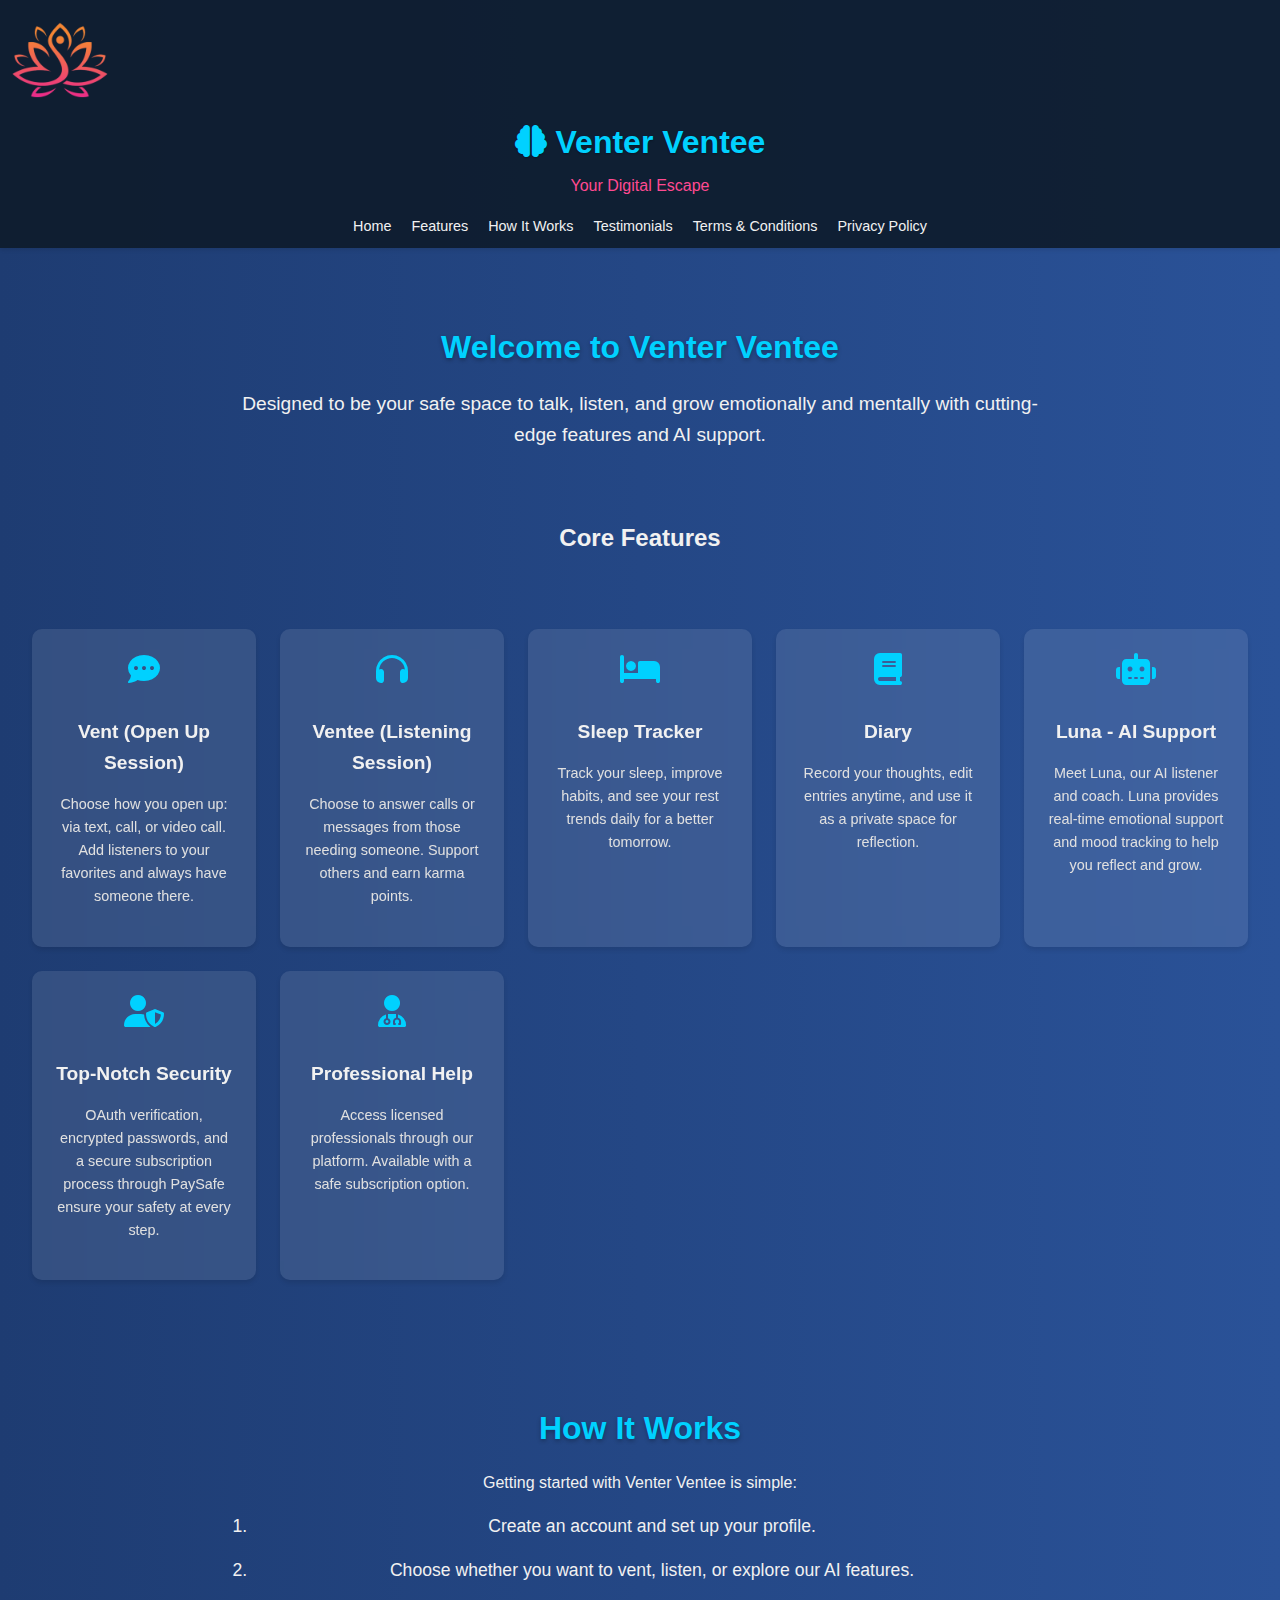
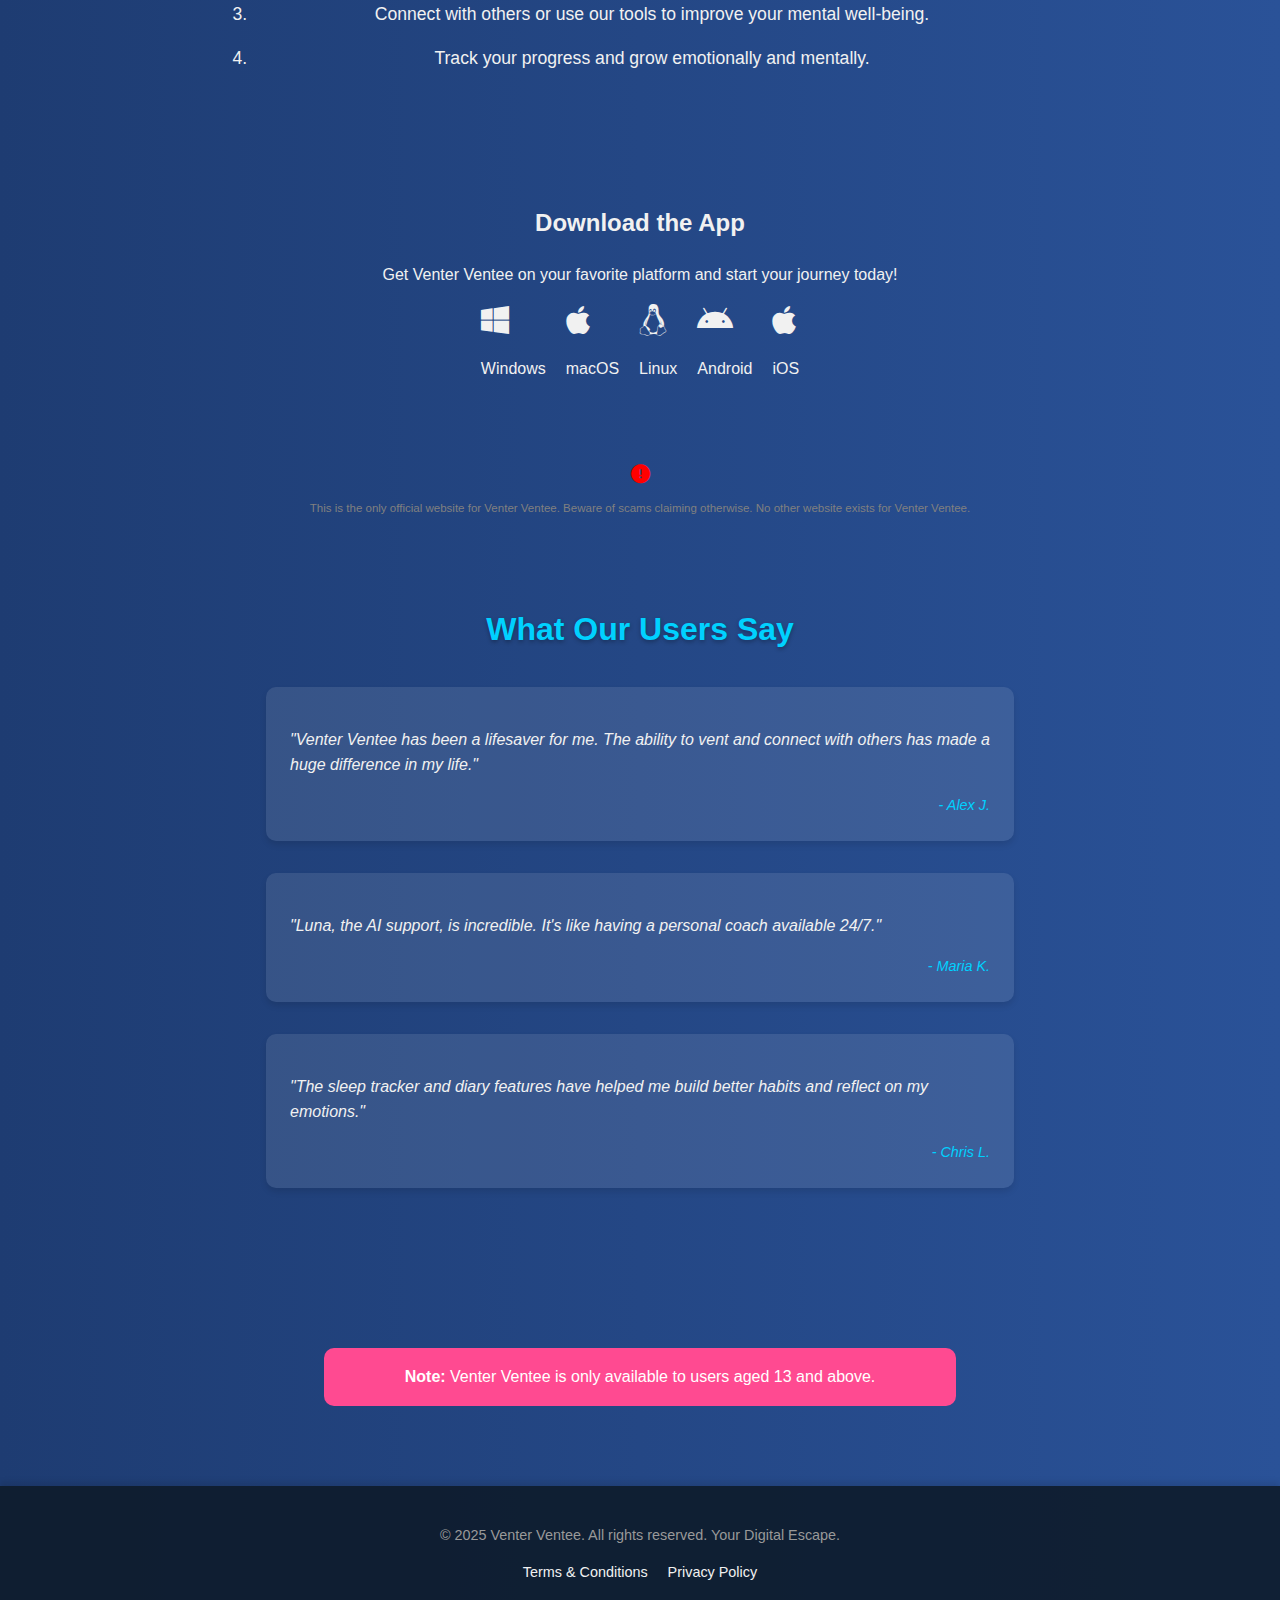
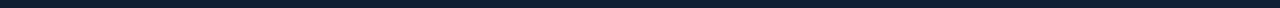
<file: index.html>
<!DOCTYPE html>
<html lang="en">
<head>
    <meta charset="UTF-8">
    <meta name="viewport" content="width=device-width, initial-scale=1.0">
    <title>Venter Ventee | Digital Escape</title>
    <link rel="stylesheet" href="styles.css">
    <link rel="stylesheet" href="https://cdnjs.cloudflare.com/ajax/libs/font-awesome/6.4.0/css/all.min.css">
    <link rel="icon" type="image/png" href="assets/2.png">
</head>
<body>
    <header style="padding: 10px; font-size: 0.9em;">
        <div class="logo" style="max-width: 100px;">
            <img src="assets/2.png" alt="Venter Ventee Logo" style="width: 100%; height: auto;">
        </div>
        <h1><i class="fas fa-brain"></i> Venter Ventee</h1>
        <p class="slogan">Your Digital Escape</p>
        <nav>
            <a href="#intro">Home</a>
            <a href="#features">Features</a>
            <a href="#how-it-works">How It Works</a>
            <a href="#testimonials">Testimonials</a>
            <a href="terms.html">Terms & Conditions</a>
            <a href="privacy.html">Privacy Policy</a>
        </nav>
    </header>

    <section id="intro" class="intro">
        <h2>Welcome to Venter Ventee</h2>
        <p>Designed to be your safe space to talk, listen, and grow emotionally and mentally with cutting-edge features and AI support.</p>
    </section>

    <h2 style="text-align: center; animation: fadeIn 2s ease-in-out;">Core Features</h2>
    <style>
        @keyframes fadeIn {
        from {
            opacity: 0;
        }
        to {
            opacity: 1;
        }
        }
    </style>

<center>  <section id="features" class="features">
       
        <div class="feature-card">
            <i class="fas fa-comment-dots"></i>
            <h3>Vent (Open Up Session)</h3>
            <p>Choose how you open up: via text, call, or video call. Add listeners to your favorites and always have someone there.</p>
        </div>
        <div class="feature-card">
            <i class="fas fa-headphones"></i>
            <h3>Ventee (Listening Session)</h3>
            <p>Choose to answer calls or messages from those needing someone. Support others and earn karma points.</p>
        </div>
        
        <div class="feature-card">
            <i class="fas fa-bed"></i>
            <h3>Sleep Tracker</h3>
            <p>Track your sleep, improve habits, and see your rest trends daily for a better tomorrow.</p>
        </div>
        <div class="feature-card">
            <i class="fas fa-book"></i>
            <h3>Diary</h3>
            <p>Record your thoughts, edit entries anytime, and use it as a private space for reflection.</p>
        </div>
        <div class="feature-card">
            <i class="fas fa-robot"></i>
            <h3>Luna - AI Support</h3>
            <p>Meet Luna, our AI listener and coach. Luna provides real-time emotional support and mood tracking to help you reflect and grow.</p>
        </div>
        <div class="feature-card">
            <i class="fas fa-user-shield"></i>
            <h3>Top-Notch Security</h3>
            <p>OAuth verification, encrypted passwords, and a secure subscription process through PaySafe ensure your safety at every step.</p>
        </div>
        <div class="feature-card">
            <i class="fas fa-user-md"></i>
            <h3>Professional Help</h3>
            <p>Access licensed professionals through our platform. Available with a safe subscription option.</p>
        </div>
    </section></center>

    <section id="how-it-works" class="how-it-works">
        <center><h2>How It Works</h2>
        <center><p>Getting started with Venter Ventee is simple:</p></center>
        <ol>
            <li>Create an account and set up your profile.</li>
            <li>Choose whether you want to vent, listen, or explore our AI features.</li>
            <li>Connect with others or use our tools to improve your mental well-being.</li>
            <li>Track your progress and grow emotionally and mentally.</li>
        </ol></center>
    </section>

    <section id="download" class="download">
       <center><h2>Download the App</h2>
        <p>Get Venter Ventee on your favorite platform and start your journey today!</p></center>
        <div class="download-buttons" style="display: flex; justify-content: center; gap: 20px; flex-wrap: wrap;">
            <a href="#" class="download-button" style="text-decoration: none; color: inherit;">
                <i class="fab fa-windows" style="font-size: 2em;"></i>
                <p>Windows</p>
            </a>
            <a href="#" class="download-button" style="text-decoration: none; color: inherit;">
                <i class="fab fa-apple" style="font-size: 2em;"></i>
                <p>macOS</p>
            </a>
            <a href="#" class="download-button" style="text-decoration: none; color: inherit;">
                <i class="fab fa-linux" style="font-size: 2em;"></i>
                <p>Linux</p>
            </a>
            <a href="#" class="download-button" style="text-decoration: none; color: inherit;">
                <i class="fab fa-android" style="font-size: 2em;"></i>
                <p>Android</p>
            </a>
            <a href="#" class="download-button" style="text-decoration: none; color: inherit;">
                <i class="fab fa-apple" style="font-size: 2em;"></i>
                <p>iOS</p>
            </a>
                   
        </div>
    </section>

            <div class="fine-print" style="text-align: center; margin-top: 20px; font-size: 0.8em; color: #666;">
                
                    <i class="fas fa-exclamation-circle" style="font-size: 1.5em; color: red;"></i>
                    <p style="font-size: 0.9em; color: gray;">This is the only official website for Venter Ventee. Beware of scams claiming otherwise. No other website exists for Venter Ventee.</p>
                </a>

                </div>

    <section id="testimonials" class="testimonials">
        <h2>What Our Users Say</h2>
        <blockquote>
            <p>"Venter Ventee has been a lifesaver for me. The ability to vent and connect with others has made a huge difference in my life."</p>
            <cite>- Alex J.</cite>
        </blockquote>
        <blockquote>
            <p>"Luna, the AI support, is incredible. It's like having a personal coach available 24/7."</p>
            <cite>- Maria K.</cite>
        </blockquote>
        <blockquote>
            <p>"The sleep tracker and diary features have helped me build better habits and reflect on my emotions."</p>
            <cite>- Chris L.</cite>
        </blockquote>
    </section>

    <section class="requirements">
        <p><strong>Note:</strong> Venter Ventee is only available to users aged 13 and above.</p>
    </section>

    <footer>
        <p>&copy; 2025 Venter Ventee. All rights reserved. Your Digital Escape.</p>
        <nav>
            <a href="terms.html">Terms & Conditions</a>
            <a href="privacy.html">Privacy Policy</a>
        </nav>
    </footer>
    <script src="scripts.js"></script>
</body>
</html>
</file>
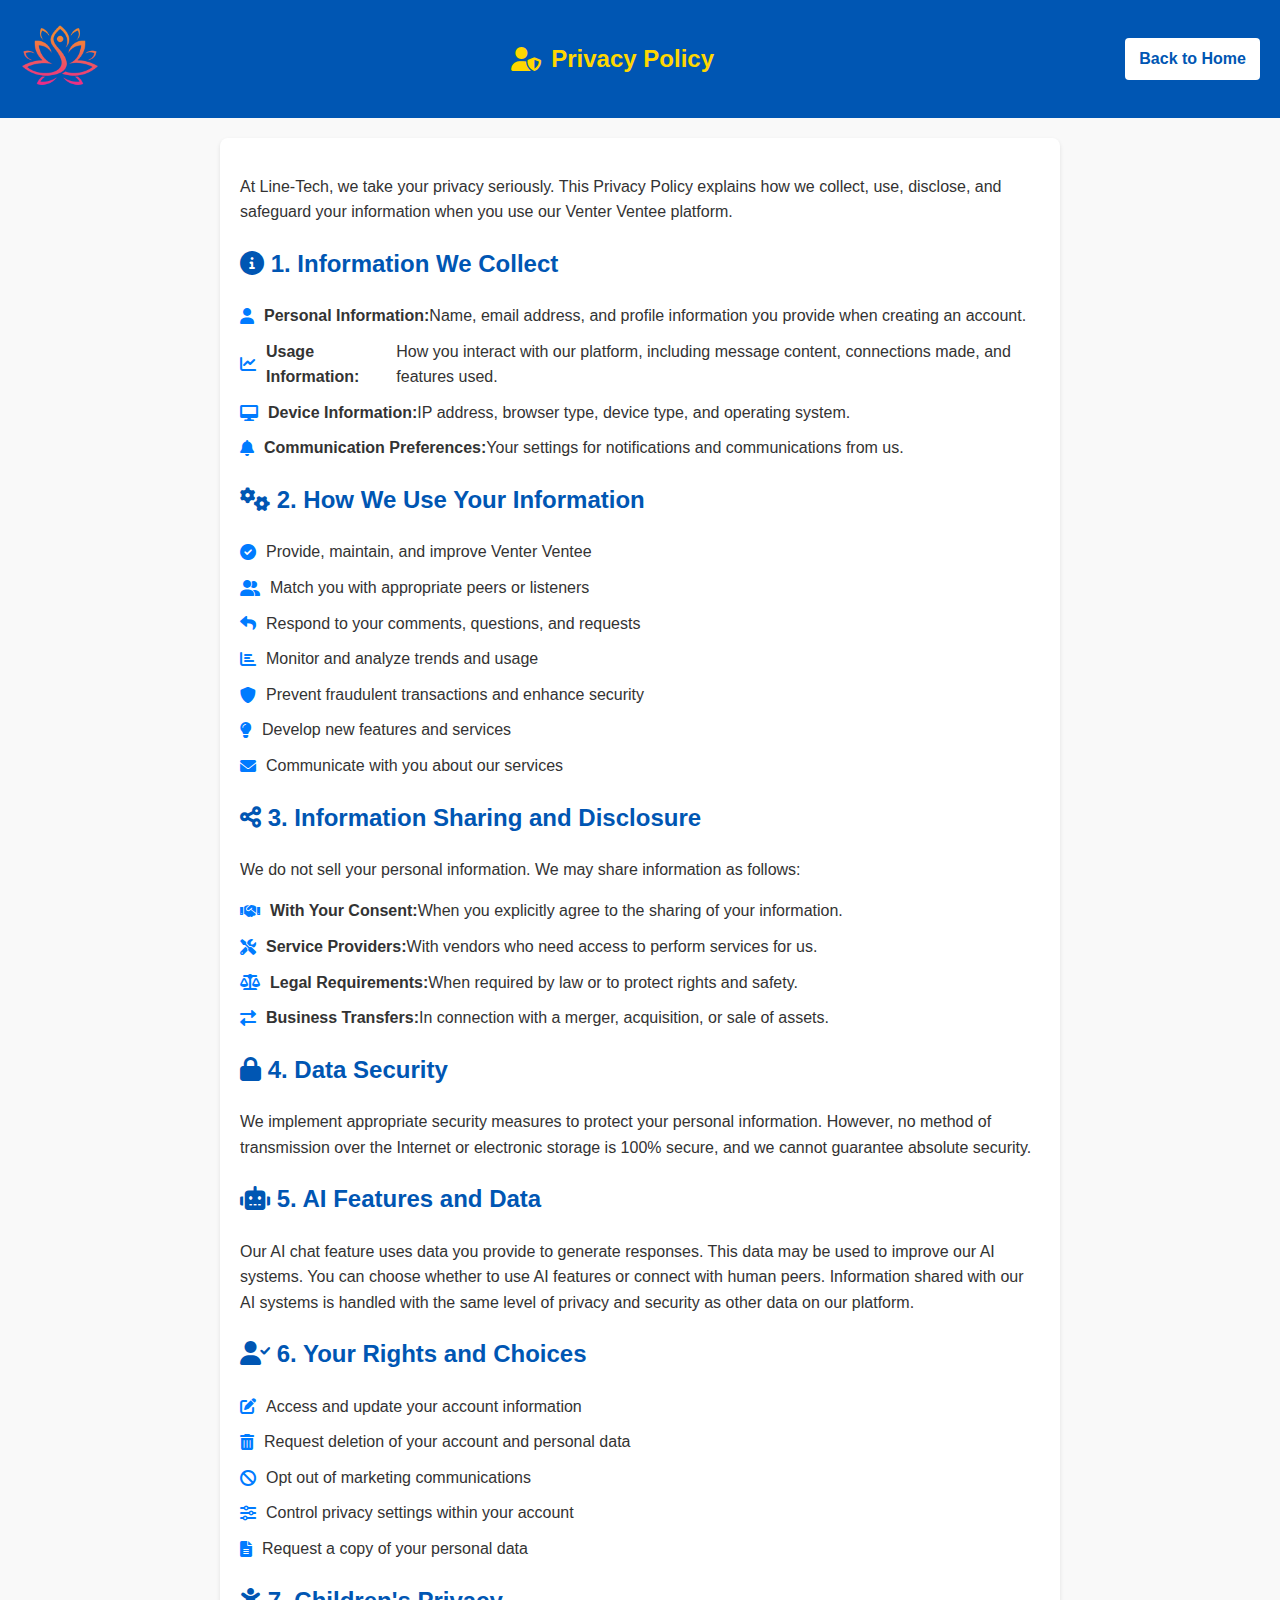
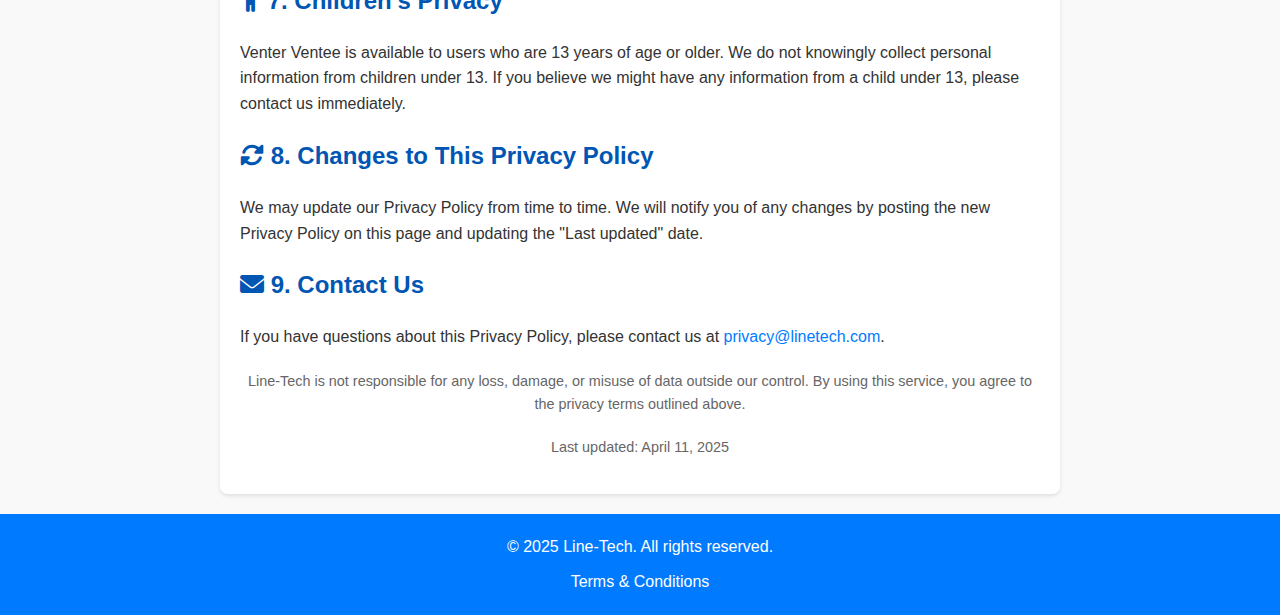
<file: privacy.html>
<!DOCTYPE html>
<html lang="en">
<head>
    <meta charset="UTF-8" />
    <meta name="viewport" content="width=device-width, initial-scale=1.0" />
    <title>Privacy Policy | Venter Ventee</title>
    <link rel="stylesheet" href="https://cdnjs.cloudflare.com/ajax/libs/font-awesome/6.0.0-beta3/css/all.min.css">
    <style>
        body {
            font-family: Arial, sans-serif;
            line-height: 1.6;
            margin: 0;
            padding: 0;
            background-color: #f9f9f9;
            color: #333;
        }
        header {
            background-color: #007BFF;
            color: white;
            padding: 15px 20px;
            display: flex;
            justify-content: space-between;
            align-items: center;
        }
        header h1 {
            margin: 0;
            font-size: 1.5em;
        }
        header a {
            background-color: white;
            color: #007BFF;
            padding: 8px 14px;
            border-radius: 4px;
            text-decoration: none;
            font-weight: bold;
        }
        header a:hover {
            background-color: #e2e6ea;
        }
        .container {
            max-width: 800px;
            margin: 20px auto;
            padding: 20px;
            background: #fff;
            border-radius: 8px;
            box-shadow: 0 2px 4px rgba(0, 0, 0, 0.1);
        }
        h1 {
            text-align: center;
            color: #007BFF;
        }
        h2 {
            color: #0056b3;
            margin-top: 20px;
        }
        ul {
            list-style: none;
            padding: 0;
        }
        ul li {
            margin: 10px 0;
            display: flex;
            align-items: center;
        }
        ul li i {
            margin-right: 10px;
            color: #007BFF;
        }
        a {
            color: #007BFF;
            text-decoration: none;
        }
        a:hover {
            text-decoration: underline;
        }
        .fine-print {
            font-size: 0.9em;
            color: #666;
            margin-top: 20px;
            text-align: center;
        }
    </style>
</head>
<body>
    <header style="background-color: #0056b3; padding: 15px 20px; display: flex; align-items: center; justify-content: space-between;">
        <div class="logo" style="max-width: 80px;">
            <img src="assets/2.png" alt="Venter Ventee Logo" style="width: 100%; height: auto;">
        </div>
        <h1 style="color: #FFD700; margin: 0; font-size: 1.5em; display: flex; align-items: center;">
            <i class="fas fa-user-shield" style="margin-right: 10px;"></i> Privacy Policy
        </h1>
        <a href="index.html" style="background-color: white; color: #0056b3; padding: 8px 14px; border-radius: 4px; text-decoration: none; font-weight: bold;">Back to Home</a>
    </header>

    <div class="container">
        

        <p>At Line-Tech, we take your privacy seriously. This Privacy Policy explains how we collect, use, disclose, and safeguard your information when you use our Venter Ventee platform.</p>

        <h2><i class="fas fa-info-circle"></i> 1. Information We Collect</h2>
        <ul>
            <li><i class="fas fa-user"></i> <strong>Personal Information:</strong> Name, email address, and profile information you provide when creating an account.</li>
            <li><i class="fas fa-chart-line"></i> <strong>Usage Information:</strong> How you interact with our platform, including message content, connections made, and features used.</li>
            <li><i class="fas fa-desktop"></i> <strong>Device Information:</strong> IP address, browser type, device type, and operating system.</li>
            <li><i class="fas fa-bell"></i> <strong>Communication Preferences:</strong> Your settings for notifications and communications from us.</li>
        </ul>

        <h2><i class="fas fa-cogs"></i> 2. How We Use Your Information</h2>
        <ul>
            <li><i class="fas fa-check-circle"></i> Provide, maintain, and improve Venter Ventee</li>
            <li><i class="fas fa-user-friends"></i> Match you with appropriate peers or listeners</li>
            <li><i class="fas fa-reply"></i> Respond to your comments, questions, and requests</li>
            <li><i class="fas fa-chart-bar"></i> Monitor and analyze trends and usage</li>
            <li><i class="fas fa-shield-alt"></i> Prevent fraudulent transactions and enhance security</li>
            <li><i class="fas fa-lightbulb"></i> Develop new features and services</li>
            <li><i class="fas fa-envelope"></i> Communicate with you about our services</li>
        </ul>

        <h2><i class="fas fa-share-alt"></i> 3. Information Sharing and Disclosure</h2>
        <p>We do not sell your personal information. We may share information as follows:</p>
        <ul>
            <li><i class="fas fa-handshake"></i> <strong>With Your Consent:</strong> When you explicitly agree to the sharing of your information.</li>
            <li><i class="fas fa-tools"></i> <strong>Service Providers:</strong> With vendors who need access to perform services for us.</li>
            <li><i class="fas fa-balance-scale"></i> <strong>Legal Requirements:</strong> When required by law or to protect rights and safety.</li>
            <li><i class="fas fa-exchange-alt"></i> <strong>Business Transfers:</strong> In connection with a merger, acquisition, or sale of assets.</li>
        </ul>

        <h2><i class="fas fa-lock"></i> 4. Data Security</h2>
        <p>We implement appropriate security measures to protect your personal information. However, no method of transmission over the Internet or electronic storage is 100% secure, and we cannot guarantee absolute security.</p>

        <h2><i class="fas fa-robot"></i> 5. AI Features and Data</h2>
        <p>Our AI chat feature uses data you provide to generate responses. This data may be used to improve our AI systems. You can choose whether to use AI features or connect with human peers. Information shared with our AI systems is handled with the same level of privacy and security as other data on our platform.</p>

        <h2><i class="fas fa-user-check"></i> 6. Your Rights and Choices</h2>
        <ul>
            <li><i class="fas fa-edit"></i> Access and update your account information</li>
            <li><i class="fas fa-trash-alt"></i> Request deletion of your account and personal data</li>
            <li><i class="fas fa-ban"></i> Opt out of marketing communications</li>
            <li><i class="fas fa-sliders-h"></i> Control privacy settings within your account</li>
            <li><i class="fas fa-file-alt"></i> Request a copy of your personal data</li>
        </ul>

        <h2><i class="fas fa-child"></i> 7. Children's Privacy</h2>
        <p>Venter Ventee is available to users who are 13 years of age or older. We do not knowingly collect personal information from children under 13. If you believe we might have any information from a child under 13, please contact us immediately.</p>

        <h2><i class="fas fa-sync-alt"></i> 8. Changes to This Privacy Policy</h2>
        <p>We may update our Privacy Policy from time to time. We will notify you of any changes by posting the new Privacy Policy on this page and updating the "Last updated" date.</p>

        <h2><i class="fas fa-envelope"></i> 9. Contact Us</h2>
        <p>If you have questions about this Privacy Policy, please contact us at <a href="mailto:privacy@linetech.com">privacy@linetech.com</a>.</p>

        <p class="fine-print">Line-Tech is not responsible for any loss, damage, or misuse of data outside our control. By using this service, you agree to the privacy terms outlined above.</p>
        <p class="fine-print">Last updated: April 11, 2025</p>
    </div>

    <footer style="background-color: #007BFF; color: white; padding: 20px; text-align: center; margin-top: 20px;">
        <p style="margin: 0;">&copy; 2025 Line-Tech. All rights reserved.</p>
        <nav style="margin-top: 10px;">
            <a href="terms.html" style="color: white; text-decoration: none; margin: 0 10px;">Terms & Conditions</a>
           
        </nav>
    </footer>

</body>
</html>
</file>
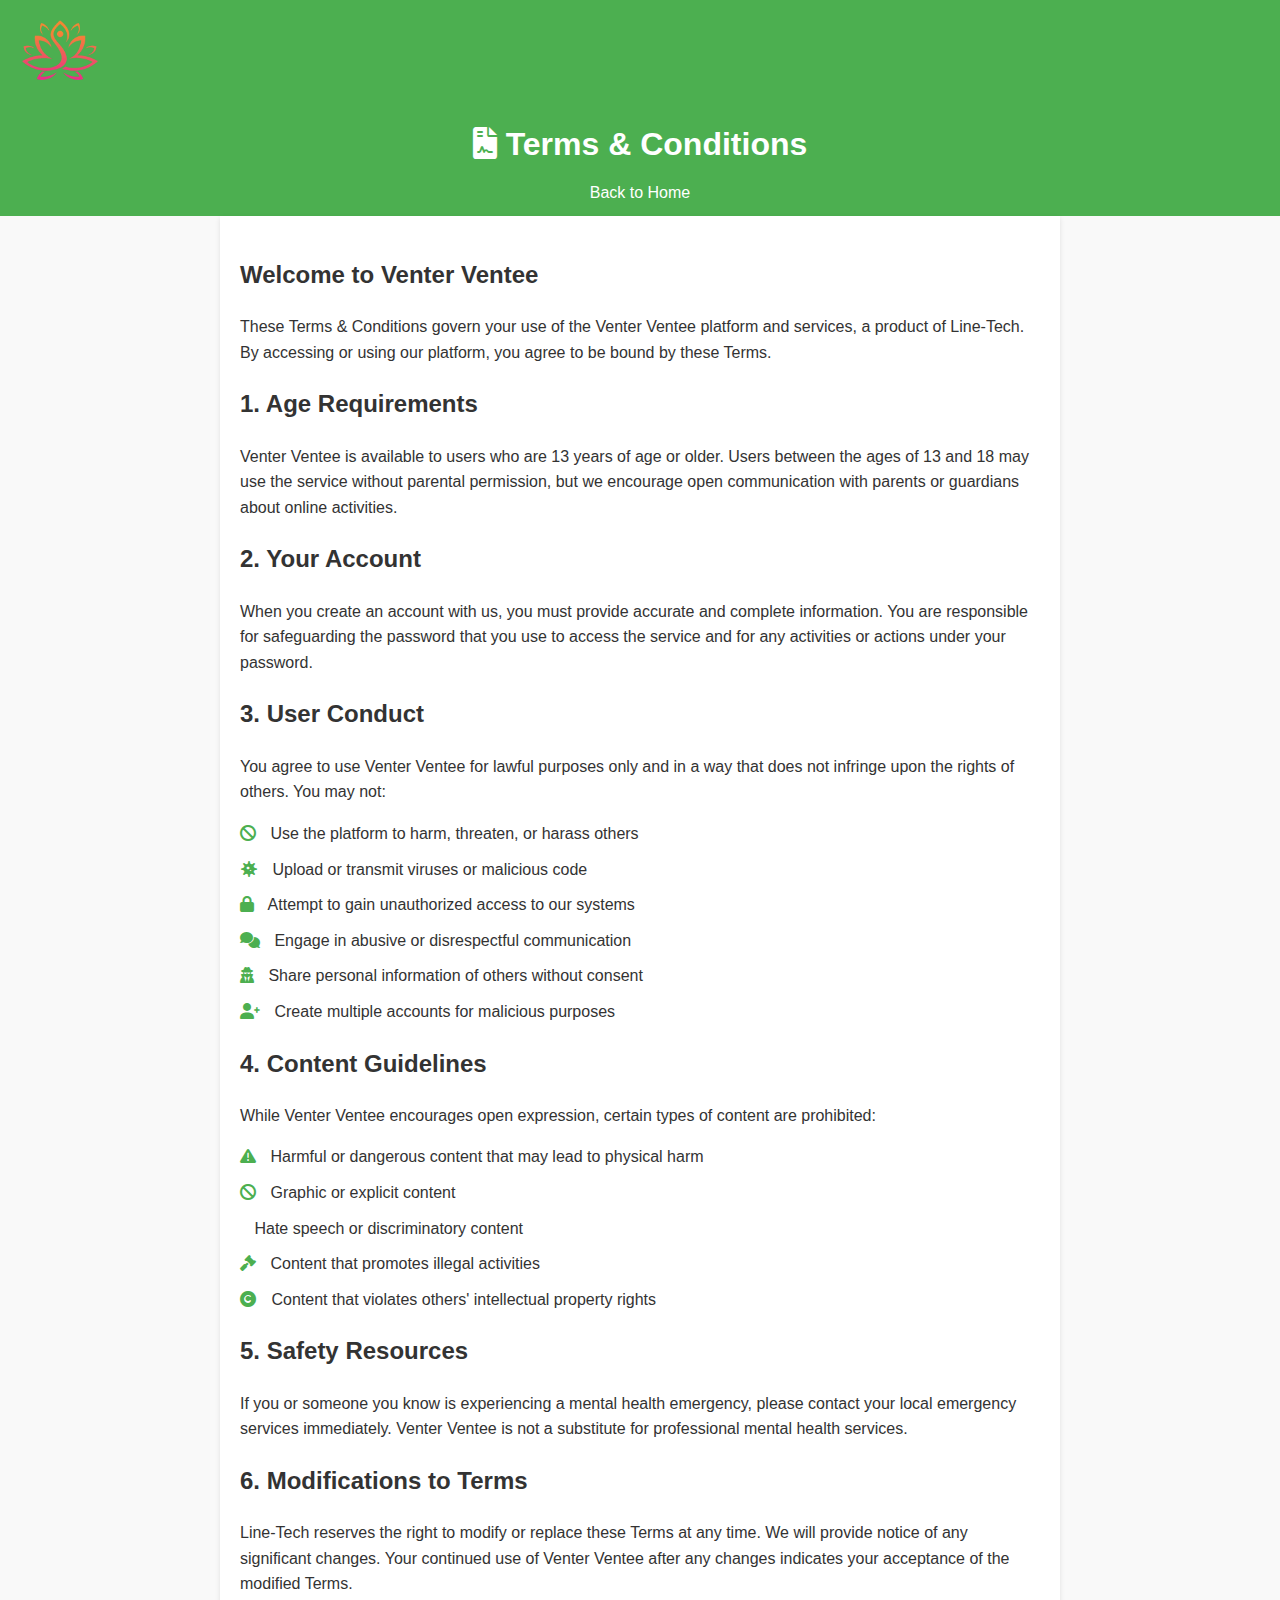
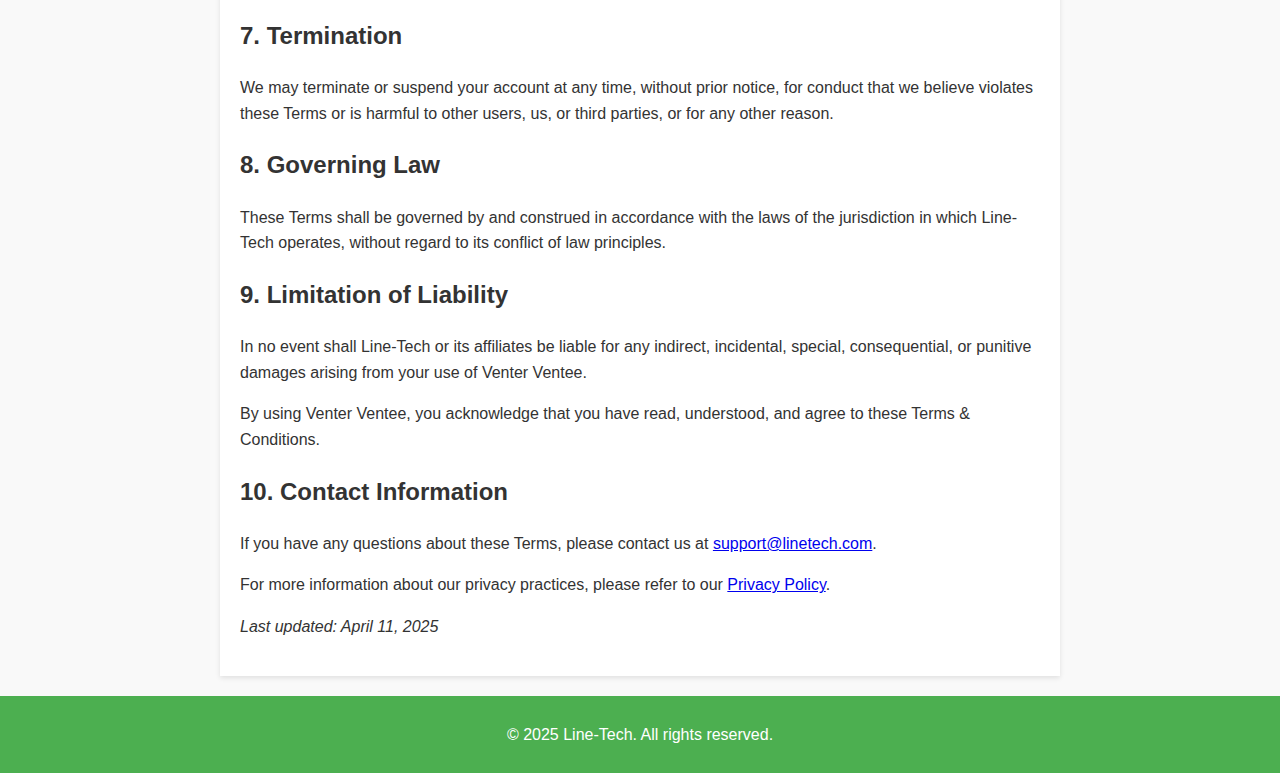
<file: terms.html>
<!DOCTYPE html>
<html lang="en">
<head>
    <meta charset="UTF-8">
    <meta name="viewport" content="width=device-width, initial-scale=1.0">
    <meta name="description" content="Terms & Conditions for Venter Ventee, a product of Line-Tech.">
    <title>Terms & Conditions - Venter Ventee</title>
    <link rel="stylesheet" href="https://cdnjs.cloudflare.com/ajax/libs/font-awesome/6.0.0-beta3/css/all.min.css">
    <style>
        body {
            font-family: Arial, sans-serif;
            line-height: 1.6;
            margin: 0;
            padding: 0;
            background-color: #f9f9f9;
            color: #333;
        }
        header {
            background-color: #4CAF50;
            color: white;
            padding: 10px 20px;
            text-align: center;
        }
        main {
            padding: 20px;
            max-width: 800px;
            margin: 0 auto;
            background: white;
            box-shadow: 0 2px 5px rgba(0, 0, 0, 0.1);
        }
        h1 {
            font-size: 2em;
            margin-bottom: 10px;
        }
        h2 {
            font-size: 1.5em;
            margin-top: 20px;
        }
        ul {
            list-style: none;
            padding: 0;
        }
        ul li {
            margin: 10px 0;
        }
        ul li i {
            color: #4CAF50;
            margin-right: 10px;
        }
        footer {
            text-align: center;
            padding: 10px;
            background-color: #4CAF50;
            color: white;
            margin-top: 20px;
        }
    </style>
</head>
<body>
    <header>
        <div class="logo" style="max-width: 80px;">
            <img src="assets/2.png" alt="Venter Ventee Logo" style="width: 100%; height: auto;">
        </div>
        <h1><i class="fas fa-file-contract"></i> Terms & Conditions</h1>
        <a href="index.html" style="color: white; text-decoration: none;">Back to Home</a>
    </header>
    <main>
        <h2>Welcome to Venter Ventee</h2>
        <p>These Terms & Conditions govern your use of the Venter Ventee platform and services, a product of Line-Tech. By accessing or using our platform, you agree to be bound by these Terms.</p>
        
        <h2>1. Age Requirements</h2>
        <p>Venter Ventee is available to users who are 13 years of age or older. Users between the ages of 13 and 18 may use the service without parental permission, but we encourage open communication with parents or guardians about online activities.</p>
        
        <h2>2. Your Account</h2>
        <p>When you create an account with us, you must provide accurate and complete information. You are responsible for safeguarding the password that you use to access the service and for any activities or actions under your password.</p>
        
        <h2>3. User Conduct</h2>
        <p>You agree to use Venter Ventee for lawful purposes only and in a way that does not infringe upon the rights of others. You may not:</p>
        <ul>
            <li><i class="fas fa-ban"></i> Use the platform to harm, threaten, or harass others</li>
            <li><i class="fas fa-virus"></i> Upload or transmit viruses or malicious code</li>
            <li><i class="fas fa-lock"></i> Attempt to gain unauthorized access to our systems</li>
            <li><i class="fas fa-comments"></i> Engage in abusive or disrespectful communication</li>
            <li><i class="fas fa-user-secret"></i> Share personal information of others without consent</li>
            <li><i class="fas fa-user-plus"></i> Create multiple accounts for malicious purposes</li>
        </ul>
        
        <h2>4. Content Guidelines</h2>
        <p>While Venter Ventee encourages open expression, certain types of content are prohibited:</p>
        <ul>
            <li><i class="fas fa-exclamation-triangle"></i> Harmful or dangerous content that may lead to physical harm</li>
            <li><i class="fas fa-ban"></i> Graphic or explicit content</li>
            <li><i class="fas fa-hate"></i> Hate speech or discriminatory content</li>
            <li><i class="fas fa-gavel"></i> Content that promotes illegal activities</li>
            <li><i class="fas fa-copyright"></i> Content that violates others' intellectual property rights</li>
        </ul>
        
        <h2>5. Safety Resources</h2>
        <p>If you or someone you know is experiencing a mental health emergency, please contact your local emergency services immediately. Venter Ventee is not a substitute for professional mental health services.</p>
        
        <h2>6. Modifications to Terms</h2>
        <p>Line-Tech reserves the right to modify or replace these Terms at any time. We will provide notice of any significant changes. Your continued use of Venter Ventee after any changes indicates your acceptance of the modified Terms.</p>
        
        <h2>7. Termination</h2>
        <p>We may terminate or suspend your account at any time, without prior notice, for conduct that we believe violates these Terms or is harmful to other users, us, or third parties, or for any other reason.</p>
        
       
        <h2>8. Governing Law</h2>
        <p>These Terms shall be governed by and construed in accordance with the laws of the jurisdiction in which Line-Tech operates, without regard to its conflict of law principles.</p>

        <h2>9. Limitation of Liability</h2>
        <p>In no event shall Line-Tech or its affiliates be liable for any indirect, incidental, special, consequential, or punitive damages arising from your use of Venter Ventee.</p>
        <p>By using Venter Ventee, you acknowledge that you have read, understood, and agree to these Terms & Conditions.</p>

        <h2>10. Contact Information</h2>
        <p>If you have any questions about these Terms, please contact us at <a href="mailto:support@linetech.com">support@linetech.com</a>.</p>
        <p>For more information about our privacy practices, please refer to our <a href="privacy.html">Privacy Policy</a>.</p>

        <p><em>Last updated: April 11, 2025</em></p>
        

    </main>
    <footer>
        <p>&copy; 2025 Line-Tech. All rights reserved.</p>
    </footer>
</body>
</html>
</file>
<file: styles.css>
/* General Styles */
body {
  margin: 0;
  font-family: 'Segoe UI', Tahoma, Geneva, Verdana, sans-serif;
  background: linear-gradient(to right, #1e3c72, #2a5298);
  color: #f1f1f1;
  overflow-x: hidden;
  line-height: 1.6;
  scroll-behavior: smooth;
}

/* Header */
header {
  text-align: center;
  padding: 1rem 0.5rem;
  background: rgba(13, 27, 42, 0.9);
  animation: fadeInDown 1.5s ease-in-out;
  box-shadow: 0 2px 4px rgba(0, 0, 0, 0.1);
}

header h1 {
  font-size: 2rem;
  margin: 0;
  color: #00d1ff;
  text-shadow: 0 1px 2px rgba(0, 0, 0, 0.3);
}

header .slogan {
  font-size: 1rem;
  color: #ff4a91;
  margin-top: 0.3rem;
}

header nav {
  margin-top: 0.5rem;
}

header nav a {
  color: #f1f1f1;
  text-decoration: none;
  margin: 0 0.5rem;
  font-size: 0.9rem;
  transition: color 0.3s ease;
}

header nav a:hover {
  color: #00d1ff;
}

/* Sections */
section {
  padding: 3rem 2rem;
  animation: fadeIn 1.5s ease-in;
}

.intro h2,
.features h2,
.how-it-works h2,
.testimonials h2 {
  text-align: center;
  font-size: 2rem;
  color: #00d1ff;
  margin-bottom: 1rem;
  text-shadow: 0 2px 4px rgba(0, 0, 0, 0.3);
}

.intro p {
  text-align: center;
  font-size: 1.2rem;
  max-width: 800px;
  margin: 0 auto;
  color: #f1f1f1;
}

/* Features Section */
.features {
  display: grid;
  grid-template-columns: repeat(auto-fit, minmax(200px, 1fr));
  gap: 1.5rem;
  margin-top: 1.5rem;
}

.feature-card {
  background: rgba(255, 255, 255, 0.1);
  border-radius: 10px;
  padding: 1.5rem;
  text-align: center;
  transition: transform 0.3s ease, background 0.3s ease, box-shadow 0.3s ease;
  cursor: pointer;
  backdrop-filter: blur(8px);
  box-shadow: 0 3px 5px rgba(0, 0, 0, 0.1);
}

.feature-card:hover {
  transform: translateY(-8px);
  background: rgba(255, 255, 255, 0.2);
  box-shadow: 0 6px 10px rgba(0, 0, 0, 0.2);
}

.feature-card i {
  font-size: 2rem;
  color: #00d1ff;
  margin-bottom: 0.8rem;
  animation: pulse 1.5s infinite;
}

.feature-card h3 {
  font-size: 1.2rem;
  color: #f1f1f1;
  margin-bottom: 0.4rem;
}

.feature-card p {
  font-size: 0.9rem;
  color: #e0e0e0;
}

/* How It Works Section */
.how-it-works ol {
  max-width: 800px;
  margin: 0 auto;
  padding-left: 1.5rem;
  color: #f1f1f1;
}

.how-it-works ol li {
  margin-bottom: 1rem;
  font-size: 1.1rem;
}

/* Testimonials Section */
.testimonials blockquote {
  max-width: 700px;
  margin: 2rem auto;
  background: rgba(255, 255, 255, 0.1);
  padding: 1.5rem;
  border-radius: 10px;
  font-style: italic;
  color: #f1f1f1;
  box-shadow: 0 4px 6px rgba(0, 0, 0, 0.1);
}

.testimonials cite {
  display: block;
  margin-top: 1rem;
  text-align: right;
  font-size: 0.9rem;
  color: #00d1ff;
}

/* Requirements Section */
.requirements p {
  font-size: 1rem;
  background: #ff4a91;
  color: white;
  padding: 1rem;
  border-radius: 10px;
  max-width: 600px;
  margin: 2rem auto;
  animation: fadeIn 2s ease;
  text-align: center;
}

/* Footer */
footer {
  background: rgba(13, 27, 42, 0.9);
  text-align: center;
  padding: 1.5rem;
  font-size: 0.9rem;
  color: #999;
  box-shadow: 0 -4px 6px rgba(0, 0, 0, 0.1);
}

footer nav a {
  color: #f1f1f1;
  text-decoration: none;
  margin: 0 0.5rem;
  font-size: 0.9rem;
  transition: color 0.3s ease;
}

footer nav a:hover {
  color: #00d1ff;
}

/* Animations */
@keyframes fadeInDown {
  0% { opacity: 0; transform: translateY(-20px); }
  100% { opacity: 1; transform: translateY(0); }
}

@keyframes fadeIn {
  from { opacity: 0; }
  to { opacity: 1; }
}

@keyframes pulse {
  0%, 100% {
    transform: scale(1);
  }
  50% {
    transform: scale(1.1);
  }
}

@keyframes bounce {
  0%, 100% {
    transform: translateY(0);
  }
  50% {
    transform: translateY(-10px);
  }
}
</file>
